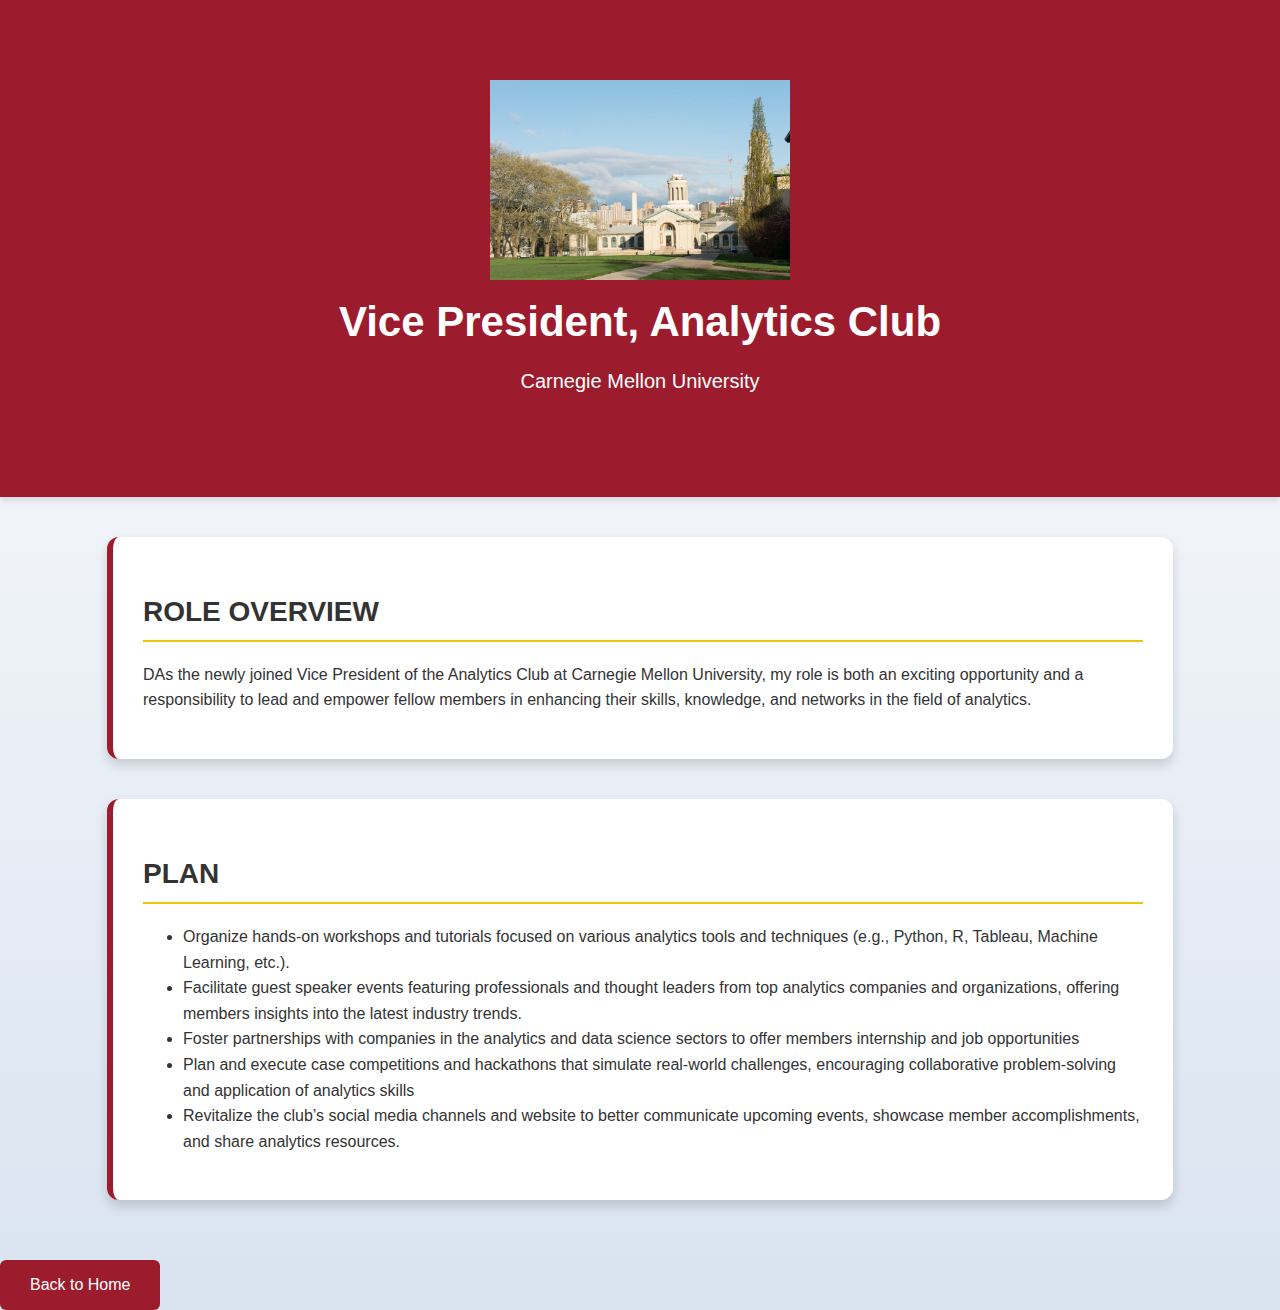
<file: experience/cmu_experience.html>
<!DOCTYPE html>
<html lang="en">
<head>
    <meta charset="UTF-8">
    <meta name="viewport" content="width=device-width, initial-scale=1.0">
    <title>CMU Experience</title>
    <link rel="stylesheet" href="../css/cmu_styles.css">
</head>
<body>
        <header class="cmu-header">
            <div class="cover-photo">
                <img src="../Images/cmulandscape.png" alt="CMU Cover Photo">
            </div>
            <h1>Vice President, Analytics Club</h1>
        <p>Carnegie Mellon University</p>
        </header>
    </header>
    <main>
        <section>
            <h2>Role Overview</h2>
            <p>DAs the newly joined Vice President of the Analytics Club at Carnegie Mellon University, my role is both an exciting opportunity and a responsibility to lead and empower fellow members in enhancing their skills, knowledge, and networks in the field of analytics.</p>
        </section>
        <section>
            <h2>Plan</h2>
            <ul>
                <li>Organize hands-on workshops and tutorials focused on various analytics tools and techniques (e.g., Python, R, Tableau, Machine Learning, etc.).</li>
                <li>Facilitate guest speaker events featuring professionals and thought leaders from top analytics companies and organizations, offering members insights into the latest industry trends.</li>
                <li>Foster partnerships with companies in the analytics and data science sectors to offer members internship and job opportunities</li>
                <li>Plan and execute case competitions and hackathons that simulate real-world challenges, encouraging collaborative problem-solving and application of analytics skills</li>
                <li>Revitalize the club’s social media channels and website to better communicate upcoming events, showcase member accomplishments, and share analytics resources.</li>
            </ul>
            
        </section>
        <a href="../index.html" class="view-more-btn">Back to Home</a>
    </main>
</body>
</html>
</file>
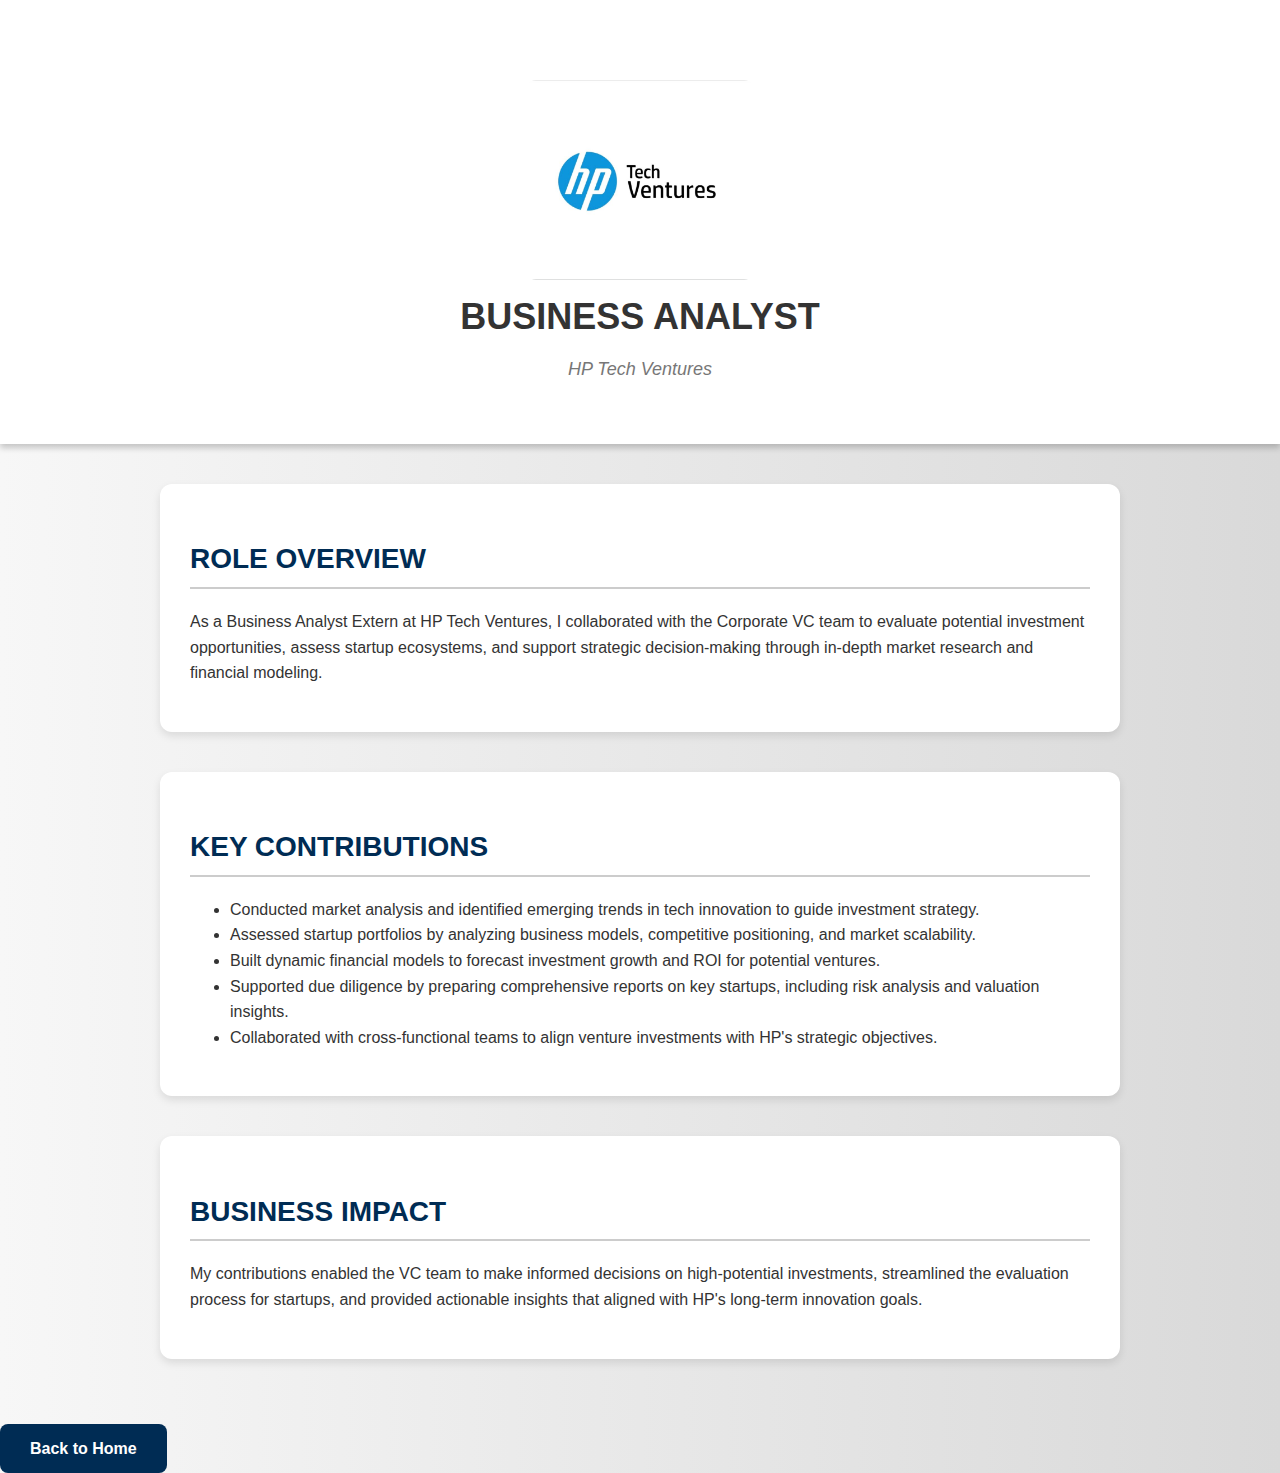
<file: experience/hptech_experience.html>
<!DOCTYPE html>
<html lang="en">
<head>
    <meta charset="UTF-8">
    <meta name="viewport" content="width=device-width, initial-scale=1.0">
    <title>HP Tech Ventures Experience</title>
    <link rel="stylesheet" href="../css/hptech_styles.css">
</head>
<body>
    <header>
        <div class="cover-photo">
            <img src="../Images/hptechv.png" alt="Gap Inc Cover Photo">
        </div>
        <h1>Business Analyst</h1>
        <p>HP Tech Ventures</p>

    </header>
    <main>
        <section>
            <h2>Role Overview</h2>
            <p>As a Business Analyst Extern at HP Tech Ventures, I collaborated with the Corporate VC team to evaluate
                potential investment opportunities, assess startup ecosystems, and support strategic decision-making
                through in-depth market research and financial modeling.</p>
        </section>
        <section>
            <h2>Key Contributions</h2>
            <ul>
                <li>Conducted market analysis and identified emerging trends in tech innovation to guide investment strategy.</li>
                <li>Assessed startup portfolios by analyzing business models, competitive positioning, and market scalability.</li>
                <li>Built dynamic financial models to forecast investment growth and ROI for potential ventures.</li>
                <li>Supported due diligence by preparing comprehensive reports on key startups, including risk analysis and valuation insights.</li>
                <li>Collaborated with cross-functional teams to align venture investments with HP's strategic objectives.</li>
            </ul>
        </section>

        <section>
            <h2>Business Impact</h2>
            <p>
                My contributions enabled the VC team to make informed decisions on high-potential investments, 
                streamlined the evaluation process for startups, and provided actionable insights that aligned with HP's
                long-term innovation goals.
            </p>
        </section>

        <a href="../index.html" class="view-more-btn">Back to Home</a>
    </main>
</body>
</html>
</file>
<file: css/cmu_styles.css>
/* Body Styles */
body {
    font-family: 'Roboto', sans-serif;
    background: linear-gradient(to bottom, #ffffff, #d9e3f0); /* CMU-inspired soft gradient */
    color: #333; /* Dark text for contrast */
    margin: 0;
    padding: 0;
    line-height: 1.6;
}

/* Cover Photo Section */
.cover-photo img {
    width: 100%; /* Ensures the image stretches across the full width */
    height: auto; /* Maintains aspect ratio */
    max-width: 1200px; /* Limits the width to 1200px */
    max-height: 200px; /* Restricts height to prevent distortion */
    object-fit: contain; /* Ensures the full image is visible without cropping */
    border-radius: 8px;
    animation: fadeIn 2s ease-in-out;
}



/* Styling for Text Inside Cover Photo */
.cover-photo header {
    color: #ffffff;
    text-shadow: 1px 1px 5px rgba(0, 0, 0, 0.6); /* Make text stand out on image */
    padding: 20px;
    background: rgba(128, 0, 0, 0.7); /* CMU Red with semi-transparency */
    border-radius: 8px;
    max-width: 80%; /* Limit width for better readability */
    margin: 0 auto; /* Center-align */
}

/* Header Styling */
header {
    text-align: center;
    padding: 80px 20px;
    background: #9c1c2d; /* CMU Red for header */
    color: #ffffff;
    box-shadow: 0 4px 6px rgba(0, 0, 0, 0.1);
}

header h1 {
    font-size: 42px;
    margin: 0;
    font-weight: bold;
}

header p {
    font-size: 20px;
    margin-top: 10px;
    color: #ffffff;
}

/* Section Styling (Cards with CMU Accent) */
section {
    margin: 40px auto;
    padding: 30px;
    max-width: 1000px;
    background: #ffffff; /* White background for sections */
    color: #333;
    border-radius: 12px;
    box-shadow: 0 6px 12px rgba(0, 0, 0, 0.15);
    transition: transform 0.3s ease, box-shadow 0.3s ease;
    border-left: 6px solid #9c1c2d; /* CMU Red accent */
}

section:hover {
    transform: translateY(-5px);
    box-shadow: 0 6px 18px rgba(0, 0, 0, 0.2);
}

/* Section Headings */
h2 {
    font-size: 28px;
    color: #333;
    margin-bottom: 20px;
    border-bottom: 2px solid #f1c40f; /* Soft Gold for subtle elegance */
    padding-bottom: 5px;
    text-transform: uppercase;
}

/* Button Styles */
a {
    display: inline-block;
    margin-top: 20px;
    text-decoration: none;
    color: #ffffff;
    background: #9c1c2d; /* CMU Red for buttons */
    padding: 12px 30px;
    border-radius: 6px;
    font-weight: 500;
    transition: background 0.3s ease, transform 0.3s ease, box-shadow 0.3s ease;
}

a:hover {
    background: #b33939; /* Slightly darker CMU Red on hover */
    transform: scale(1.05);
    box-shadow: 0 4px 10px rgba(204, 41, 41, 0.4);
}

/* Footer Styling */
footer {
    text-align: center;
    padding: 20px;
    background: #2c3e50; /* Soft Dark Blue for footer */
    color: #ffffff;
    font-size: 14px;
    margin-top: 30px;
}

/* Responsive Adjustments */
@media (max-width: 768px) {
    header h1 {
        font-size: 36px;
    }

    section {
        padding: 20px;
    }

    a {
        padding: 10px 20px;
    }
}
</file>
<file: css/hptech_styles.css>
body {
    font-family: 'Open Sans', sans-serif;
    background: linear-gradient(to right, #f7f7f7, #d9d9d9); 
    color: #333;
    margin: 0;
    padding: 0;
    line-height: 1.6;
}

header {
    text-align: center;
    padding: 60px 20px;
    background: #ffffff;
    color: #000000;
    box-shadow: 0 4px 6px rgba(0, 0, 0, 0.2); 
}

header h1 {
    font-size: 36px;
    color: #333;
    margin: 0;
    font-weight: bold;
    text-transform: uppercase;
}

header p {
    font-size: 18px;
    color: #777;
    margin: 10px 0 0;
    font-style: italic;
}

section {
    margin: 40px auto;
    padding: 30px;
    max-width: 900px;
    background: #fff;
    border-radius: 12px;
    box-shadow: 0 4px 8px rgba(0, 0, 0, 0.1); /* Slight shadow for depth */
    transition: transform 0.3s ease, box-shadow 0.3s ease;
}

section:hover {
    transform: translateY(-5px); /* Slight hover effect */
    box-shadow: 0 8px 16px rgba(0, 0, 0, 0.15); /* Enhanced hover shadow */
}

h2 {
    font-size: 28px;
    color: #002c54; /* Dark blue for a professional look */
    margin-bottom: 20px;
    border-bottom: 2px solid #ccc;
    padding-bottom: 5px;
    text-transform: uppercase;
}

a {
    display: inline-block;
    margin-top: 25px;
    text-decoration: none;
    color: #ffffff;
    background: #002c54; /* Dark blue background */
    padding: 12px 30px;
    border-radius: 8px;
    font-weight: 600;
    transition: background 0.3s ease, transform 0.3s ease;
}

a:hover {
    background: #004a8d; /* Lighter blue on hover */
    transform: translateY(-2px);
}

.cover-photo img {
    height: 200px;
    width: auto;    
    object-fit: contain; /* Ensures the image fits within the container without zooming or cropping */
    border-radius: 8px;
    animation: fadeIn 2s ease-in-out;
    margin-top: 20px; /* Adds spacing above the image */
    /* box-shadow: 0 6px 15px rgba(0, 0, 0, 0.2); Soft shadow around the image */
}




/* body {
    font-family: 'Open Sans', sans-serif;
    background: linear-gradient(to right, #0f2027, #203a43, #2c5364);
    color: #f5f5f5;
    margin: 0;
    padding: 0;
    line-height: 1.6;
}

header {
    text-align: center;
    padding: 50px 20px;
    background: #1c2833;
    border-bottom: 4px solid #3498db;
    box-shadow: 0 4px 6px rgba(0, 0, 0, 0.4);
}

header h1 {
    font-size: 42px;
    color: #f7f9f9;
    margin: 0;
    font-weight: 700;
    text-transform: uppercase;
}

header p {
    font-size: 18px;
    color: #d5d8dc;
    margin: 10px 0 0;
    font-style: italic;
}

section {
    margin: 40px auto;
    padding: 30px;
    max-width: 850px;
    background: #2e4053;
    border-radius: 12px;
    box-shadow: 0 6px 12px rgba(0, 0, 0, 0.4);
    transition: transform 0.3s ease, box-shadow 0.3s ease;
}

section:hover {
    transform: translateY(-5px);
    box-shadow: 0 8px 16px rgba(0, 0, 0, 0.6);
}

h2 {
    font-size: 28px;
    color: #ecf0f1;
    margin-bottom: 20px;
    border-bottom: 2px solid #3498db;
    padding-bottom: 5px;
    text-transform: uppercase;
}

a {
    display: inline-block;
    margin-top: 25px;
    text-decoration: none;
    color: #ffffff;
    background: #3498db;
    padding: 12px 30px;
    border-radius: 8px;
    font-weight: 600;
    transition: background 0.3s ease, transform 0.3s ease;
}

a:hover {
    background: #2e86c1;
    transform: translateY(-2px);
}
.cover-photo img {
    width: 100%;
    height: auto;
    max-height: 250px; 
    object-fit: cover;
    border-radius: 8px;
    animation: fadeIn 2s ease-in-out;
    margin-top: 30px; 
    box-shadow: 0 6px 15px rgba(0, 0, 0, 0.2); /* Adds a soft shadow around the image */
}



@media (max-width: 768px) {
    header h1 {
        font-size: 32px;
    }

    section {
        padding: 20px;
    }

    a {
        padding: 10px 20px;
    }
} */
</file>
